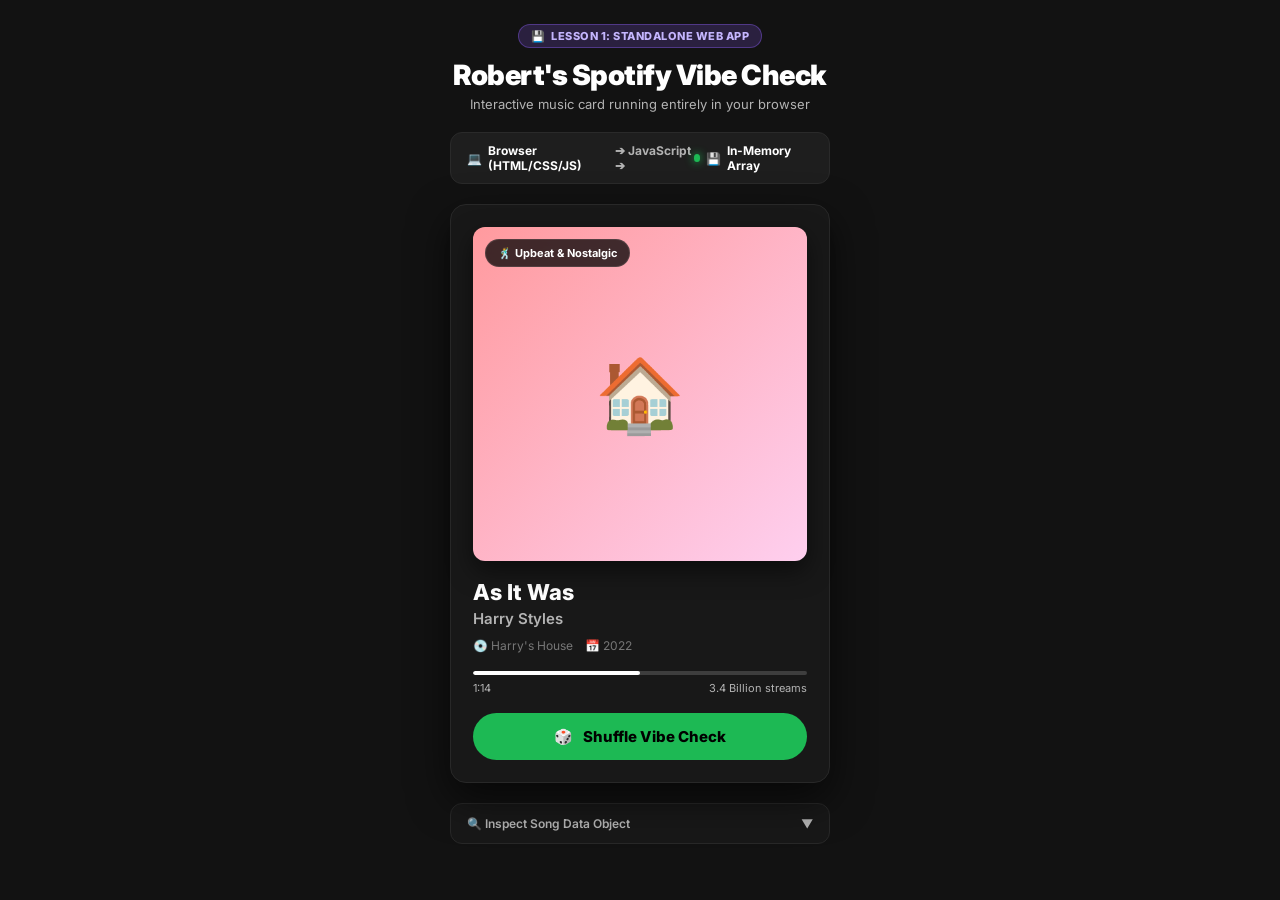
<file: index.html>
<!DOCTYPE html>
<html lang="en">
<head>
  <meta charset="UTF-8">
  <meta name="viewport" content="width=device-width, initial-scale=1.0">
  <title>Spotify Vibe Check — Lesson 1</title>
  
  <!-- Web Font -->
  <link rel="preconnect" href="https://fonts.googleapis.com">
  <link rel="preconnect" href="https://fonts.gstatic.com" crossorigin>
  <link href="https://fonts.googleapis.com/css2?family=Inter:wght@400;600;700;800;900&display=swap" rel="stylesheet">
  
  <!-- External CSS Stylesheet -->
  <link rel="stylesheet" href="style.css">
</head>
<body>

  <!-- Header -->
  <div class="header">
    <div class="lesson-badge">
      <span>💾</span> Lesson 1: Standalone Web App
    </div>
    <h1>Robert's Spotify Vibe Check</h1>
    <p class="subtitle">Interactive music card running entirely in your browser</p>
  </div>

  <!-- Architecture Flow Visualizer -->
  <div class="arch-bar">
    <div class="arch-node">
      <span>💻</span> Browser (HTML/CSS/JS)
    </div>
    <div class="arch-arrow">
      ➔ JavaScript ➔
    </div>
    <div class="arch-node">
      <span class="badge-status"></span>
      <span>💾</span> In-Memory Array
    </div>
  </div>

  <!-- Music Player Card -->
  <div class="player-card">
    
    <!-- Album Art & Vibe Tag -->
    <div class="album-art-wrapper">
      <div class="album-art" id="album-cover">
        🏠
      </div>
      <div class="vibe-tag" id="vibe-tag">
        🕺 Upbeat & Nostalgic
      </div>
    </div>

    <!-- Song Info -->
    <div class="track-details">
      <div class="track-title" id="song-title">As It Was</div>
      <div class="track-artist" id="song-artist">Harry Styles</div>
      <div class="track-meta">
        <span id="song-album">💿 Harry's House</span>
        <span id="song-year">📅 2022</span>
      </div>
    </div>

    <!-- Progress Bar Decoration -->
    <div class="progress-bar-container">
      <div class="progress-bar">
        <div class="progress-fill"></div>
      </div>
      <div class="time-labels">
        <span>1:14</span>
        <span id="song-streams">3.4 Billion streams</span>
      </div>
    </div>

    <!-- Controls -->
    <div class="controls">
      <button class="btn-shuffle" id="shuffle-btn" onclick="shuffleTrack()">
        <span>🎲</span> Shuffle Vibe Check
      </button>
    </div>

  </div>

  <!-- Behind the Scenes: Code Inspector -->
  <div class="inspector">
    <button class="inspector-toggle" onclick="toggleInspector()">
      <span>🔍 Inspect Song Data Object</span>
      <span id="inspector-arrow">▼</span>
    </button>
    <div class="inspector-body" id="inspector-data">
// Click "Shuffle Vibe Check" to see the track data object!
    </div>
  </div>

  <!-- External JavaScript Script -->
  <script src="script.js"></script>
</body>
</html>
</file>
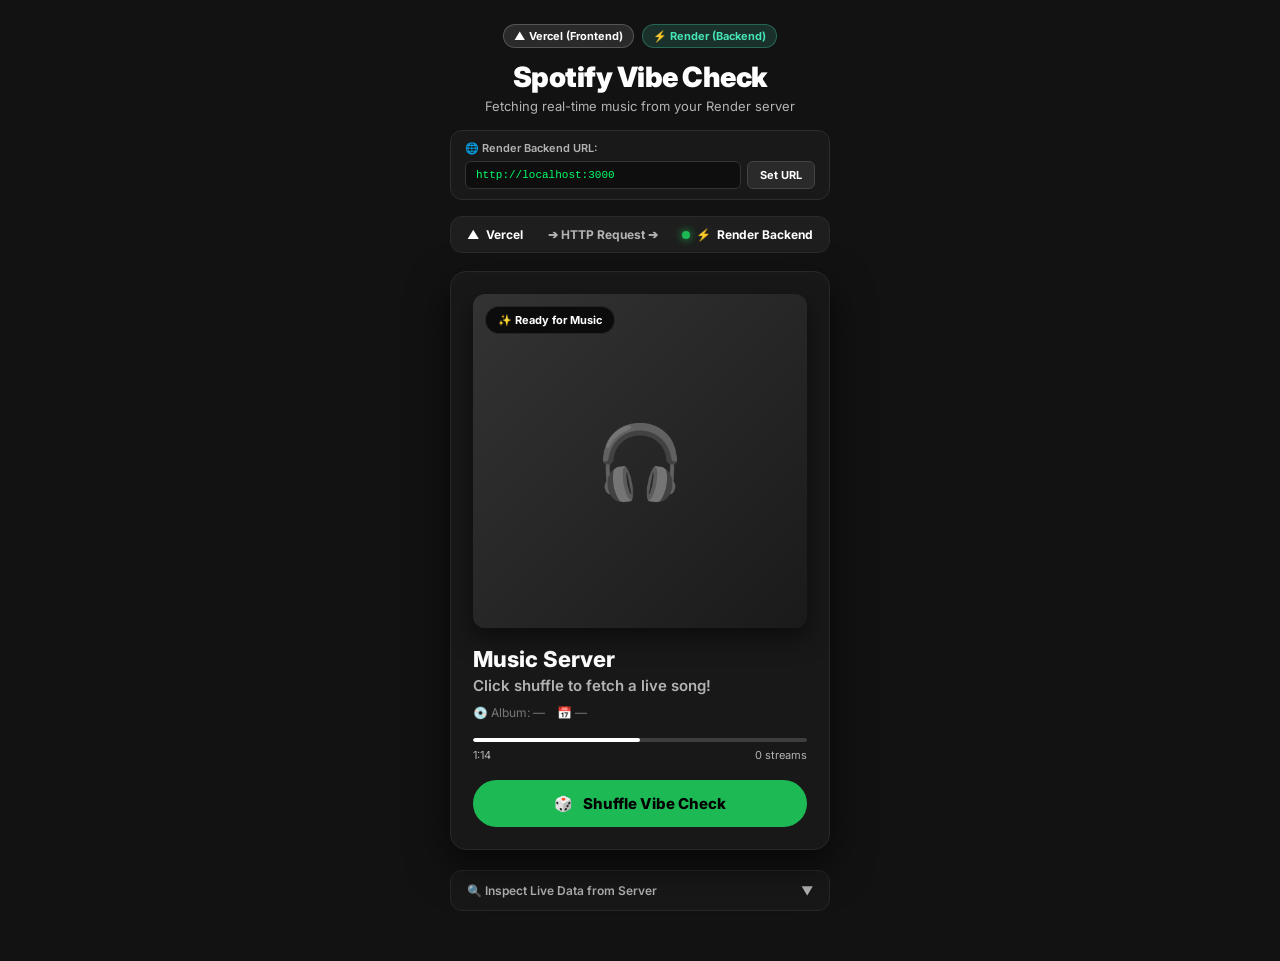
<file: lesson-2/index.html>
<!DOCTYPE html>
<html lang="en">
<head>
  <meta charset="UTF-8">
  <meta name="viewport" content="width=device-width, initial-scale=1.0">
  <title>Spotify Vibe Check — Lesson 2</title>
  
  <!-- Web Font -->
  <link rel="preconnect" href="https://fonts.googleapis.com">
  <link rel="preconnect" href="https://fonts.gstatic.com" crossorigin>
  <link href="https://fonts.googleapis.com/css2?family=Inter:wght@400;600;700;800;900&display=swap" rel="stylesheet">
  
  <!-- External CSS Stylesheet -->
  <link rel="stylesheet" href="style.css">
</head>
<body>

  <!-- Header -->
  <div class="header">
    <div class="cloud-tags">
      <span class="tag-vercel">▲ Vercel (Frontend)</span>
      <span class="tag-render">⚡ Render (Backend)</span>
    </div>
    <h1>Spotify Vibe Check</h1>
    <p class="subtitle">Fetching real-time music from your Render server</p>
  </div>

  <!-- Backend Configuration Box -->
  <div class="config-box">
    <div class="config-label">
      <span>🌐 Render Backend URL:</span>
      <span id="save-msg" style="color: var(--spotify-green); display: none;">Saved!</span>
    </div>
    <div class="config-row">
      <input type="text" id="backend-input" class="config-input" placeholder="http://localhost:3000 or https://your-app.onrender.com" />
      <button class="btn-save-url" onclick="saveBackendUrl()">Set URL</button>
    </div>
  </div>

  <!-- Architecture Flow Visualizer -->
  <div class="arch-bar">
    <div class="arch-node">
      <span>▲</span> Vercel
    </div>
    <div class="arch-arrow" id="arrow">
      ➔ HTTP Request ➔
    </div>
    <div class="arch-node">
      <span class="badge-status"></span>
      <span>⚡</span> Render Backend
    </div>
  </div>

  <!-- Music Player Card -->
  <div class="player-card">
    
    <!-- Album Art & Vibe Tag -->
    <div class="album-art-wrapper">
      <div class="album-art" id="album-cover">
        🎧
      </div>
      <div class="vibe-tag" id="vibe-tag">
        ✨ Ready for Music
      </div>
    </div>

    <!-- Song Info -->
    <div class="track-details">
      <div class="track-title" id="song-title">Music Server</div>
      <div class="track-artist" id="song-artist">Click shuffle to fetch a live song!</div>
      <div class="track-meta">
        <span id="song-album">💿 Album: —</span>
        <span id="song-year">📅 —</span>
      </div>
    </div>

    <!-- Progress Bar Decoration -->
    <div class="progress-bar-container">
      <div class="progress-bar">
        <div class="progress-fill"></div>
      </div>
      <div class="time-labels">
        <span>1:14</span>
        <span id="song-streams">0 streams</span>
      </div>
    </div>

    <!-- Controls -->
    <div class="controls">
      <button class="btn-shuffle" id="fetch-btn" onclick="fetchLiveTrack()">
        <span>🎲</span> Shuffle Vibe Check
      </button>
    </div>

    <!-- Cold start notice for Render free tier -->
    <div class="status-notice" id="cold-start-notice">
      ⏳ <strong>Waking up Render backend...</strong><br>
      Free tier instances spin down after inactivity and take ~20s to start.
    </div>

    <!-- Error message if backend is unreachable -->
    <div class="error-box" id="error-banner">
      <strong>⚠️ Unable to connect to Backend Server!</strong>
      <p id="error-details">Make sure your backend is running locally (<code>node server.js</code>) or deployed to Render, and that your Backend URL above is set.</p>
    </div>

  </div>

  <!-- Behind the Scenes: Code Inspector -->
  <div class="inspector">
    <button class="inspector-toggle" onclick="toggleInspector()">
      <span>🔍 Inspect Live Data from Server</span>
      <span id="inspector-arrow">▼</span>
    </button>
    <div class="inspector-body" id="inspector-data">
// Click "Shuffle Vibe Check" to see the live JSON packet received from Render!
    </div>
  </div>

  <!-- External JavaScript Script -->
  <script src="script.js"></script>
</body>
</html>
</file>
<file: style.css>
/* ========================================================
   🎵 SPOTIFY VIBE CHECK — LESSON 1 STYLESHEET (CSS)
   ======================================================== */

:root {
  --spotify-green: #1db954;
  --spotify-green-hover: #1ed760;
  --spotify-black: #121212;
  --spotify-card: #181818;
  --spotify-card-hover: #242424;
  --spotify-subtext: #b3b3b3;
  --spotify-white: #ffffff;
  --accent-purple: #8b5cf6;
}

* {
  box-sizing: border-box;
  margin: 0;
  padding: 0;
  font-family: 'Inter', -apple-system, BlinkMacSystemFont, sans-serif;
}

body {
  background-color: var(--spotify-black);
  color: var(--spotify-white);
  min-height: 100vh;
  display: flex;
  flex-direction: column;
  align-items: center;
  justify-content: flex-start;
  padding: 24px 16px 50px;
}

/* Header */
.header {
  text-align: center;
  margin-bottom: 20px;
}

.lesson-badge {
  display: inline-flex;
  align-items: center;
  gap: 6px;
  padding: 4px 12px;
  border-radius: 20px;
  font-size: 11px;
  font-weight: 800;
  text-transform: uppercase;
  letter-spacing: 0.5px;
  margin-bottom: 10px;
  background: rgba(139, 92, 246, 0.2);
  color: #c4b5fd;
  border: 1px solid rgba(139, 92, 246, 0.4);
}

h1 {
  font-size: 28px;
  font-weight: 900;
  margin-bottom: 4px;
  letter-spacing: -0.5px;
}

.subtitle {
  color: var(--spotify-subtext);
  font-size: 13px;
}

/* Architecture Visualizer Bar */
.arch-bar {
  display: flex;
  align-items: center;
  justify-content: space-between;
  background: #1e1e1e;
  border: 1px solid #2a2a2a;
  border-radius: 12px;
  padding: 10px 16px;
  margin-bottom: 20px;
  font-size: 12px;
  max-width: 380px;
  width: 100%;
}

.arch-node {
  display: flex;
  align-items: center;
  gap: 6px;
  font-weight: 700;
}

.arch-arrow {
  color: var(--spotify-subtext);
  font-size: 12px;
  font-weight: 700;
}

.badge-status {
  display: inline-block;
  width: 8px;
  height: 8px;
  border-radius: 50%;
  background: var(--spotify-green);
  box-shadow: 0 0 8px var(--spotify-green);
}

/* Music Player Card */
.player-card {
  background: var(--spotify-card);
  border-radius: 16px;
  padding: 22px;
  width: 100%;
  max-width: 380px;
  box-shadow: 0 16px 40px rgba(0, 0, 0, 0.6);
  border: 1px solid #282828;
  transition: transform 0.2s ease, box-shadow 0.2s ease;
  position: relative;
}

.player-card:hover {
  background: var(--spotify-card-hover);
}

/* Album Art Container */
.album-art-wrapper {
  position: relative;
  width: 100%;
  padding-top: 100%; /* 1:1 Aspect ratio square */
  border-radius: 12px;
  overflow: hidden;
  margin-bottom: 18px;
  box-shadow: 0 10px 24px rgba(0,0,0,0.5);
}

.album-art {
  position: absolute;
  top: 0;
  left: 0;
  width: 100%;
  height: 100%;
  background: linear-gradient(135deg, #ff9a9e 0%, #fecfef 100%);
  display: flex;
  align-items: center;
  justify-content: center;
  font-size: 72px;
  transition: background 0.6s ease;
  user-select: none;
}

.vibe-tag {
  position: absolute;
  top: 12px;
  left: 12px;
  background: rgba(0, 0, 0, 0.75);
  backdrop-filter: blur(8px);
  padding: 6px 12px;
  border-radius: 20px;
  font-size: 11px;
  font-weight: 700;
  color: #fff;
  border: 1px solid rgba(255, 255, 255, 0.1);
}

/* Track Info */
.track-details {
  margin-bottom: 18px;
}

.track-title {
  font-size: 22px;
  font-weight: 800;
  color: var(--spotify-white);
  margin-bottom: 4px;
  white-space: nowrap;
  overflow: hidden;
  text-overflow: ellipsis;
}

.track-artist {
  font-size: 15px;
  font-weight: 600;
  color: var(--spotify-subtext);
  margin-bottom: 10px;
}

.track-meta {
  display: flex;
  align-items: center;
  gap: 12px;
  font-size: 12px;
  color: #777;
}

/* Progress bar decoration */
.progress-bar-container {
  margin-bottom: 18px;
}

.progress-bar {
  width: 100%;
  height: 4px;
  background: #3e3e3e;
  border-radius: 2px;
  overflow: hidden;
}

.progress-fill {
  width: 50%;
  height: 100%;
  background: var(--spotify-white);
  border-radius: 2px;
}

.time-labels {
  display: flex;
  justify-content: space-between;
  font-size: 11px;
  color: var(--spotify-subtext);
  margin-top: 6px;
}

/* Action Controls */
.controls {
  display: flex;
  flex-direction: column;
  gap: 10px;
}

.btn-shuffle {
  background: var(--spotify-green);
  color: #000;
  border: none;
  border-radius: 500px;
  padding: 14px 24px;
  font-size: 15px;
  font-weight: 800;
  cursor: pointer;
  display: flex;
  align-items: center;
  justify-content: center;
  gap: 10px;
  transition: all 0.2s ease;
  width: 100%;
}

.btn-shuffle:hover {
  background: var(--spotify-green-hover);
  transform: scale(1.03);
}

.btn-shuffle:active {
  transform: scale(0.98);
}

/* Inspector Drawer */
.inspector {
  max-width: 380px;
  width: 100%;
  margin-top: 20px;
  background: #181818;
  border: 1px solid #282828;
  border-radius: 12px;
  overflow: hidden;
}

.inspector-toggle {
  width: 100%;
  background: none;
  border: none;
  color: var(--spotify-subtext);
  padding: 12px 16px;
  font-size: 12px;
  font-weight: 600;
  text-align: left;
  cursor: pointer;
  display: flex;
  justify-content: space-between;
  align-items: center;
}

.inspector-toggle:hover {
  color: #fff;
}

.inspector-body {
  display: none;
  padding: 12px 16px;
  background: #0d0d0d;
  border-top: 1px solid #222;
  font-family: 'Courier New', Courier, monospace;
  font-size: 11px;
  color: #00ff66;
  white-space: pre-wrap;
  word-break: break-all;
  max-height: 180px;
  overflow-y: auto;
}
</file>
<file: lesson-2/style.css>
/* ========================================================
   🎵 SPOTIFY VIBE CHECK — LESSON 2 STYLESHEET (CSS)
   ======================================================== */

:root {
  --spotify-green: #1db954;
  --spotify-green-hover: #1ed760;
  --spotify-black: #121212;
  --spotify-card: #181818;
  --spotify-card-hover: #242424;
  --spotify-subtext: #b3b3b3;
  --spotify-white: #ffffff;
}

* {
  box-sizing: border-box;
  margin: 0;
  padding: 0;
  font-family: 'Inter', -apple-system, BlinkMacSystemFont, sans-serif;
}

body {
  background-color: var(--spotify-black);
  color: var(--spotify-white);
  min-height: 100vh;
  display: flex;
  flex-direction: column;
  align-items: center;
  justify-content: flex-start;
  padding: 24px 16px 50px;
}

/* Header */
.header {
  text-align: center;
  margin-bottom: 16px;
}

.cloud-tags {
  display: flex;
  justify-content: center;
  gap: 8px;
  margin-bottom: 12px;
  flex-wrap: wrap;
}

.tag-vercel {
  background: rgba(255, 255, 255, 0.1);
  color: #fff;
  padding: 4px 10px;
  border-radius: 14px;
  font-size: 11px;
  font-weight: 700;
  display: inline-flex;
  align-items: center;
  gap: 5px;
  border: 1px solid rgba(255, 255, 255, 0.2);
}

.tag-render {
  background: rgba(70, 227, 183, 0.15);
  color: #46e3b7;
  padding: 4px 10px;
  border-radius: 14px;
  font-size: 11px;
  font-weight: 700;
  display: inline-flex;
  align-items: center;
  gap: 5px;
  border: 1px solid rgba(70, 227, 183, 0.3);
}

h1 {
  font-size: 28px;
  font-weight: 900;
  margin-bottom: 4px;
  letter-spacing: -0.5px;
}

.subtitle {
  color: var(--spotify-subtext);
  font-size: 13px;
}

/* Backend Connection Config Box */
.config-box {
  max-width: 380px;
  width: 100%;
  background: #191919;
  border: 1px solid #2d2d2d;
  border-radius: 12px;
  padding: 10px 14px;
  margin-bottom: 16px;
  font-size: 12px;
}

.config-row {
  display: flex;
  gap: 6px;
  margin-top: 6px;
}

.config-label {
  font-size: 11px;
  color: var(--spotify-subtext);
  font-weight: 600;
  display: flex;
  justify-content: space-between;
  align-items: center;
}

.config-input {
  flex: 1;
  background: #0e0e0e;
  border: 1px solid #333;
  border-radius: 6px;
  color: #00ff66;
  padding: 6px 10px;
  font-family: 'Courier New', Courier, monospace;
  font-size: 11px;
  outline: none;
}

.config-input:focus {
  border-color: var(--spotify-green);
}

.btn-save-url {
  background: #2a2a2a;
  border: 1px solid #444;
  color: #fff;
  border-radius: 6px;
  padding: 6px 12px;
  font-size: 11px;
  font-weight: 700;
  cursor: pointer;
}

.btn-save-url:hover {
  background: var(--spotify-green);
  color: #000;
  border-color: var(--spotify-green);
}

/* Architecture Visualizer Bar */
.arch-bar {
  display: flex;
  align-items: center;
  justify-content: space-between;
  background: #1e1e1e;
  border: 1px solid #2a2a2a;
  border-radius: 12px;
  padding: 10px 16px;
  margin-bottom: 18px;
  font-size: 12px;
  max-width: 380px;
  width: 100%;
}

.arch-node {
  display: flex;
  align-items: center;
  gap: 6px;
  font-weight: 700;
}

.arch-arrow {
  color: var(--spotify-subtext);
  font-size: 12px;
  font-weight: 700;
  display: flex;
  align-items: center;
  gap: 4px;
}

.arch-arrow.active {
  color: var(--spotify-green);
  animation: pulse-arrow 0.6s infinite alternate;
}

@keyframes pulse-arrow {
  from { transform: scale(0.95); opacity: 0.7; }
  to { transform: scale(1.05); opacity: 1; }
}

.badge-status {
  display: inline-block;
  width: 8px;
  height: 8px;
  border-radius: 50%;
  background: var(--spotify-green);
  box-shadow: 0 0 8px var(--spotify-green);
}

/* Music Player Card */
.player-card {
  background: var(--spotify-card);
  border-radius: 16px;
  padding: 22px;
  width: 100%;
  max-width: 380px;
  box-shadow: 0 16px 40px rgba(0, 0, 0, 0.6);
  border: 1px solid #282828;
  transition: transform 0.2s ease, box-shadow 0.2s ease;
  position: relative;
}

.player-card:hover {
  background: var(--spotify-card-hover);
}

/* Album Art Container */
.album-art-wrapper {
  position: relative;
  width: 100%;
  padding-top: 100%; /* 1:1 Aspect ratio square */
  border-radius: 12px;
  overflow: hidden;
  margin-bottom: 18px;
  box-shadow: 0 10px 24px rgba(0,0,0,0.5);
}

.album-art {
  position: absolute;
  top: 0;
  left: 0;
  width: 100%;
  height: 100%;
  background: linear-gradient(135deg, #333333 0%, #1a1a1a 100%);
  display: flex;
  align-items: center;
  justify-content: center;
  font-size: 72px;
  transition: background 0.6s ease;
  user-select: none;
}

.vibe-tag {
  position: absolute;
  top: 12px;
  left: 12px;
  background: rgba(0, 0, 0, 0.75);
  backdrop-filter: blur(8px);
  padding: 6px 12px;
  border-radius: 20px;
  font-size: 11px;
  font-weight: 700;
  color: #fff;
  border: 1px solid rgba(255, 255, 255, 0.1);
}

/* Track Info */
.track-details {
  margin-bottom: 18px;
}

.track-title {
  font-size: 22px;
  font-weight: 800;
  color: var(--spotify-white);
  margin-bottom: 4px;
  white-space: nowrap;
  overflow: hidden;
  text-overflow: ellipsis;
}

.track-artist {
  font-size: 15px;
  font-weight: 600;
  color: var(--spotify-subtext);
  margin-bottom: 10px;
}

.track-meta {
  display: flex;
  align-items: center;
  gap: 12px;
  font-size: 12px;
  color: #777;
}

/* Progress bar decoration */
.progress-bar-container {
  margin-bottom: 18px;
}

.progress-bar {
  width: 100%;
  height: 4px;
  background: #3e3e3e;
  border-radius: 2px;
  overflow: hidden;
}

.progress-fill {
  width: 50%;
  height: 100%;
  background: var(--spotify-white);
  border-radius: 2px;
}

.time-labels {
  display: flex;
  justify-content: space-between;
  font-size: 11px;
  color: var(--spotify-subtext);
  margin-top: 6px;
}

/* Action Controls */
.controls {
  display: flex;
  flex-direction: column;
  gap: 10px;
}

.btn-shuffle {
  background: var(--spotify-green);
  color: #000;
  border: none;
  border-radius: 500px;
  padding: 14px 24px;
  font-size: 15px;
  font-weight: 800;
  cursor: pointer;
  display: flex;
  align-items: center;
  justify-content: center;
  gap: 10px;
  transition: all 0.2s ease;
  width: 100%;
}

.btn-shuffle:hover {
  background: var(--spotify-green-hover);
  transform: scale(1.03);
}

.btn-shuffle:active {
  transform: scale(0.98);
}

/* Status & Alerts */
.status-notice {
  display: none;
  background: #1c2b3a;
  border: 1px solid #2563eb;
  color: #bfdbfe;
  padding: 10px 12px;
  border-radius: 8px;
  font-size: 11px;
  margin-top: 12px;
  text-align: center;
}

.error-box {
  display: none;
  background: #3e1b1b;
  border: 1px solid #842029;
  color: #f8d7da;
  padding: 12px;
  border-radius: 8px;
  font-size: 12px;
  margin-top: 14px;
  text-align: left;
  line-height: 1.4;
}

.error-box strong {
  display: block;
  margin-bottom: 4px;
  color: #ff8b8b;
}

/* Inspector Drawer */
.inspector {
  max-width: 380px;
  width: 100%;
  margin-top: 20px;
  background: #181818;
  border: 1px solid #282828;
  border-radius: 12px;
  overflow: hidden;
}

.inspector-toggle {
  width: 100%;
  background: none;
  border: none;
  color: var(--spotify-subtext);
  padding: 12px 16px;
  font-size: 12px;
  font-weight: 600;
  text-align: left;
  cursor: pointer;
  display: flex;
  justify-content: space-between;
  align-items: center;
}

.inspector-toggle:hover {
  color: #fff;
}

.inspector-body {
  display: none;
  padding: 12px 16px;
  background: #0d0d0d;
  border-top: 1px solid #222;
  font-family: 'Courier New', Courier, monospace;
  font-size: 11px;
  color: #00ff66;
  white-space: pre-wrap;
  word-break: break-all;
  max-height: 180px;
  overflow-y: auto;
}
</file>
